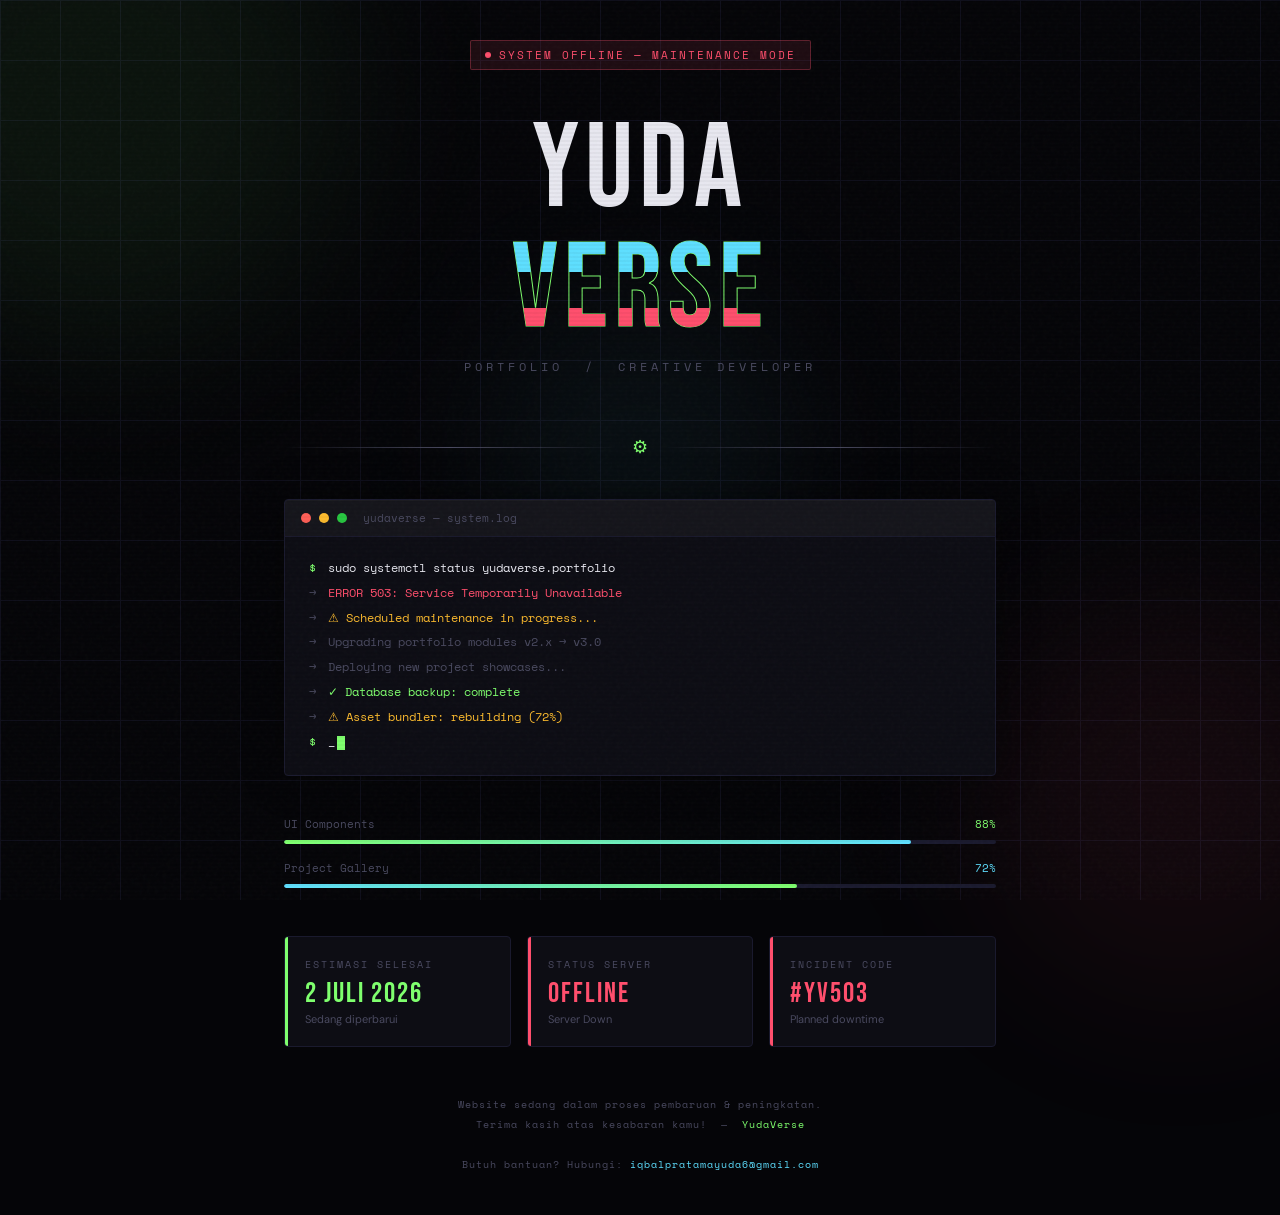
<file: index.html>
<!DOCTYPE html>
<html lang="id">
<head>
  <meta charset="UTF-8" />
  <meta name="viewport" content="width=device-width, initial-scale=1.0" />
  <title>YudaVerse — Under Maintenance</title>
  <link href="https://fonts.googleapis.com/css2?family=Space+Mono:wght@400;700&family=Bebas+Neue&family=DM+Sans:wght@300;400;500&display=swap" rel="stylesheet" />
  <style>
    :root {
      --bg: #050508;
      --surface: #0d0d14;
      --accent: #7fff6e;
      --accent2: #ff4f6d;
      --accent3: #5edfff;
      --text: #e8e8f0;
      --muted: #4a4a60;
      --border: #1a1a2e;
    }

    *, *::before, *::after { box-sizing: border-box; margin: 0; padding: 0; }

    body {
      background: var(--bg);
      color: var(--text);
      font-family: 'DM Sans', sans-serif;
      min-height: 100vh;
      overflow-x: hidden;
      display: flex;
      flex-direction: column;
      align-items: center;
      justify-content: center;
      position: relative;
    }

    /* Noise overlay */
    body::before {
      content: '';
      position: fixed;
      inset: 0;
      background-image: url("data:image/svg+xml,%3Csvg viewBox='0 0 256 256' xmlns='http://www.w3.org/2000/svg'%3E%3Cfilter id='noise'%3E%3CfeTurbulence type='fractalNoise' baseFrequency='0.9' numOctaves='4' stitchTiles='stitch'/%3E%3C/filter%3E%3Crect width='100%25' height='100%25' filter='url(%23noise)' opacity='0.04'/%3E%3C/svg%3E");
      pointer-events: none;
      z-index: 100;
      opacity: 0.6;
    }

    /* Animated grid */
    .grid-bg {
      position: fixed;
      inset: 0;
      background-image:
        linear-gradient(var(--border) 1px, transparent 1px),
        linear-gradient(90deg, var(--border) 1px, transparent 1px);
      background-size: 60px 60px;
      animation: gridShift 20s linear infinite;
      opacity: 0.5;
    }

    @keyframes gridShift {
      0% { background-position: 0 0; }
      100% { background-position: 60px 60px; }
    }

    /* Glowing orbs */
    .orb {
      position: fixed;
      border-radius: 50%;
      filter: blur(80px);
      pointer-events: none;
    }
    .orb-1 {
      width: 500px; height: 500px;
      background: rgba(127,255,110,0.06);
      top: -150px; left: -150px;
      animation: floatOrb1 12s ease-in-out infinite;
    }
    .orb-2 {
      width: 400px; height: 400px;
      background: rgba(255,79,109,0.06);
      bottom: -100px; right: -100px;
      animation: floatOrb2 15s ease-in-out infinite;
    }
    .orb-3 {
      width: 300px; height: 300px;
      background: rgba(94,223,255,0.05);
      top: 50%; left: 50%;
      transform: translate(-50%,-50%);
      animation: floatOrb3 10s ease-in-out infinite;
    }

    @keyframes floatOrb1 {
      0%,100% { transform: translate(0,0); }
      50% { transform: translate(60px, 80px); }
    }
    @keyframes floatOrb2 {
      0%,100% { transform: translate(0,0); }
      50% { transform: translate(-40px,-60px); }
    }
    @keyframes floatOrb3 {
      0%,100% { transform: translate(-50%,-50%) scale(1); }
      50% { transform: translate(-50%,-50%) scale(1.2); }
    }

    /* Scanlines */
    .scanlines {
      position: fixed;
      inset: 0;
      background: repeating-linear-gradient(
        0deg,
        transparent,
        transparent 2px,
        rgba(0,0,0,0.03) 2px,
        rgba(0,0,0,0.03) 4px
      );
      pointer-events: none;
      z-index: 99;
    }

    /* Main container */
    .container {
      position: relative;
      z-index: 10;
      text-align: center;
      padding: 40px 24px;
      max-width: 760px;
      width: 100%;
      animation: fadeIn 1s ease forwards;
    }

    @keyframes fadeIn {
      from { opacity: 0; transform: translateY(30px); }
      to { opacity: 1; transform: translateY(0); }
    }

    /* Status badge */
    .status-badge {
      display: inline-flex;
      align-items: center;
      gap: 8px;
      background: rgba(255,79,109,0.1);
      border: 1px solid rgba(255,79,109,0.3);
      color: var(--accent2);
      font-family: 'Space Mono', monospace;
      font-size: 11px;
      letter-spacing: 2px;
      text-transform: uppercase;
      padding: 6px 14px;
      border-radius: 2px;
      margin-bottom: 40px;
    }

    .status-dot {
      width: 6px;
      height: 6px;
      border-radius: 50%;
      background: var(--accent2);
      animation: blink 1s ease-in-out infinite;
    }

    @keyframes blink {
      0%,100% { opacity: 1; }
      50% { opacity: 0.2; }
    }

    /* Logo / Brand */
    .brand {
      font-family: 'Bebas Neue', sans-serif;
      font-size: clamp(64px, 14vw, 120px);
      letter-spacing: 6px;
      line-height: 1;
      margin-bottom: 8px;
      position: relative;
    }

    .brand-yuda {
      color: var(--text);
      display: block;
    }

    .brand-verse {
      color: transparent;
      -webkit-text-stroke: 1px var(--accent);
      display: block;
      position: relative;
    }

    /* Glitch effect on VERSE */
    .brand-verse::before,
    .brand-verse::after {
      content: 'VERSE';
      position: absolute;
      top: 0;
      left: 50%;
      transform: translateX(-50%);
      width: 100%;
    }
    .brand-verse::before {
      color: var(--accent3);
      -webkit-text-stroke: 0;
      clip-path: polygon(0 0, 100% 0, 100% 35%, 0 35%);
      animation: glitch1 4s infinite;
    }
    .brand-verse::after {
      color: var(--accent2);
      -webkit-text-stroke: 0;
      clip-path: polygon(0 65%, 100% 65%, 100% 100%, 0 100%);
      animation: glitch2 4s infinite;
    }

    @keyframes glitch1 {
      0%,92%,100% { transform: translateX(-50%); opacity: 0; }
      93% { transform: translateX(calc(-50% - 4px)); opacity: 0.7; }
      95% { transform: translateX(calc(-50% + 4px)); opacity: 0.7; }
      97% { transform: translateX(-50%); opacity: 0; }
    }
    @keyframes glitch2 {
      0%,92%,100% { transform: translateX(-50%); opacity: 0; }
      94% { transform: translateX(calc(-50% + 3px)); opacity: 0.5; }
      96% { transform: translateX(calc(-50% - 3px)); opacity: 0.5; }
      98% { transform: translateX(-50%); opacity: 0; }
    }

    .subtitle {
      font-family: 'Space Mono', monospace;
      font-size: 12px;
      color: var(--muted);
      letter-spacing: 4px;
      text-transform: uppercase;
      margin-bottom: 60px;
    }

    /* Divider */
    .divider {
      display: flex;
      align-items: center;
      gap: 16px;
      margin-bottom: 40px;
    }
    .divider-line {
      flex: 1;
      height: 1px;
      background: linear-gradient(90deg, transparent, var(--muted), transparent);
    }
    .divider-icon {
      color: var(--accent);
      font-size: 18px;
    }

    /* Error terminal */
    .terminal {
      background: var(--surface);
      border: 1px solid var(--border);
      border-radius: 4px;
      text-align: left;
      margin-bottom: 40px;
      overflow: hidden;
      box-shadow: 0 0 40px rgba(0,0,0,0.4), inset 0 1px 0 rgba(255,255,255,0.03);
    }

    .terminal-bar {
      display: flex;
      align-items: center;
      gap: 8px;
      background: rgba(255,255,255,0.03);
      padding: 10px 16px;
      border-bottom: 1px solid var(--border);
    }

    .dot { width: 10px; height: 10px; border-radius: 50%; }
    .dot-r { background: #ff5f57; }
    .dot-y { background: #febc2e; }
    .dot-g { background: #28c840; }

    .terminal-title {
      font-family: 'Space Mono', monospace;
      font-size: 11px;
      color: var(--muted);
      margin-left: 8px;
    }

    .terminal-body {
      padding: 20px 24px;
      font-family: 'Space Mono', monospace;
      font-size: 12px;
      line-height: 1.9;
    }

    .t-line { display: flex; gap: 12px; margin-bottom: 2px; }
    .t-prompt { color: var(--accent); }
    .t-cmd { color: var(--text); }
    .t-err { color: var(--accent2); }
    .t-warn { color: #febc2e; }
    .t-ok { color: var(--accent); }
    .t-dim { color: var(--muted); }

    .cursor {
      display: inline-block;
      width: 8px;
      height: 14px;
      background: var(--accent);
      animation: cursor 1s step-end infinite;
      vertical-align: middle;
      margin-left: 2px;
    }
    @keyframes cursor {
      0%,100% { opacity: 1; }
      50% { opacity: 0; }
    }

    /* Progress */
    .progress-section {
      margin-bottom: 48px;
    }

    .progress-label {
      display: flex;
      justify-content: space-between;
      font-family: 'Space Mono', monospace;
      font-size: 11px;
      color: var(--muted);
      margin-bottom: 8px;
    }

    .progress-bar {
      height: 4px;
      background: var(--border);
      border-radius: 2px;
      overflow: hidden;
    }

    .progress-fill {
      height: 100%;
      border-radius: 2px;
      position: relative;
      animation: progressFill 3s ease-out forwards;
    }

    .pf-1 { background: linear-gradient(90deg, var(--accent), var(--accent3)); width: 0; animation-delay: 0.5s; }
    .pf-2 { background: linear-gradient(90deg, var(--accent3), var(--accent)); width: 0; animation-delay: 0.8s; }
    .pf-3 { background: linear-gradient(90deg, var(--accent2), #ff9a3c); width: 0; animation-delay: 1.1s; }

    @keyframes progressFill {
      to { width: var(--target); }
    }
    .pf-1 { --target: 88%; }
    .pf-2 { --target: 72%; }
    .pf-3 { --target: 45%; }

    .progress-row { margin-bottom: 16px; }

    /* Info cards */
    .cards {
      display: grid;
      grid-template-columns: repeat(auto-fit, minmax(200px, 1fr));
      gap: 16px;
      margin-bottom: 48px;
    }

    .card {
      background: var(--surface);
      border: 1px solid var(--border);
      border-radius: 4px;
      padding: 20px;
      text-align: left;
      position: relative;
      overflow: hidden;
      transition: border-color 0.3s, box-shadow 0.3s;
    }
    .card:hover {
      border-color: var(--accent);
      box-shadow: 0 0 20px rgba(127,255,110,0.08);
    }
    .card::before {
      content: '';
      position: absolute;
      top: 0; left: 0;
      width: 3px; height: 100%;
    }
    .card-green::before { background: var(--accent); }
    .card-blue::before { background: var(--accent3); }
    .card-red::before { background: var(--accent2); }

    .card-label {
      font-family: 'Space Mono', monospace;
      font-size: 10px;
      color: var(--muted);
      letter-spacing: 2px;
      text-transform: uppercase;
      margin-bottom: 8px;
    }
    .card-value {
      font-family: 'Bebas Neue', sans-serif;
      font-size: 28px;
      letter-spacing: 2px;
      line-height: 1;
    }
    .card-sub {
      font-size: 11px;
      color: var(--muted);
      margin-top: 4px;
    }

    /* Footer */
    .footer {
      font-family: 'Space Mono', monospace;
      font-size: 10px;
      color: var(--muted);
      letter-spacing: 1px;
      line-height: 2;
    }
    .footer a {
      color: var(--accent3);
      text-decoration: none;
    }

    /* Floating particles */
    .particles {
      position: fixed;
      inset: 0;
      pointer-events: none;
      z-index: 1;
    }
    .particle {
      position: absolute;
      width: 2px; height: 2px;
      background: var(--accent);
      border-radius: 50%;
      opacity: 0;
      animation: particleFly linear infinite;
    }
    @keyframes particleFly {
      0% { opacity: 0; transform: translateY(0) scale(0); }
      10% { opacity: 0.6; }
      90% { opacity: 0.2; }
      100% { opacity: 0; transform: translateY(-100vh) scale(1.5); }
    }
  </style>
</head>
<body>
  <div class="grid-bg"></div>
  <div class="orb orb-1"></div>
  <div class="orb orb-2"></div>
  <div class="orb orb-3"></div>
  <div class="scanlines"></div>
  <div class="particles" id="particles"></div>

  <div class="container">

    <div class="status-badge">
      <span class="status-dot"></span>
      System Offline — Maintenance Mode
    </div>

    <div class="brand">
      <span class="brand-yuda">YUDA</span>
      <span class="brand-verse">VERSE</span>
    </div>

    <p class="subtitle">Portfolio &nbsp;/&nbsp; Creative Developer</p>

    <div class="divider">
      <div class="divider-line"></div>
      <span class="divider-icon">⚙</span>
      <div class="divider-line"></div>
    </div>

    <!-- Terminal -->
    <div class="terminal">
      <div class="terminal-bar">
        <div class="dot dot-r"></div>
        <div class="dot dot-y"></div>
        <div class="dot dot-g"></div>
        <span class="terminal-title">yudaverse — system.log</span>
      </div>
      <div class="terminal-body">
        <div class="t-line">
          <span class="t-prompt">$</span>
          <span class="t-cmd">sudo systemctl status yudaverse.portfolio</span>
        </div>
        <div class="t-line">
          <span class="t-dim">→</span>
          <span class="t-err">ERROR 503: Service Temporarily Unavailable</span>
        </div>
        <div class="t-line">
          <span class="t-dim">→</span>
          <span class="t-warn">⚠ Scheduled maintenance in progress...</span>
        </div>
        <div class="t-line">
          <span class="t-dim">→</span>
          <span class="t-dim">Upgrading portfolio modules v2.x → v3.0</span>
        </div>
        <div class="t-line">
          <span class="t-dim">→</span>
          <span class="t-dim">Deploying new project showcases...</span>
        </div>
        <div class="t-line">
          <span class="t-dim">→</span>
          <span class="t-ok">✓ Database backup: complete</span>
        </div>
        <div class="t-line">
          <span class="t-dim">→</span>
          <span class="t-warn">⚠ Asset bundler: rebuilding (72%)</span>
        </div>
        <div class="t-line">
          <span class="t-prompt">$</span>
          <span class="t-cmd">_<span class="cursor"></span></span>
        </div>
      </div>
    </div>

    <!-- Progress bars -->
    <div class="progress-section">
      <div class="progress-row">
        <div class="progress-label">
          <span>UI Components</span>
          <span class="t-ok">88%</span>
        </div>
        <div class="progress-bar">
          <div class="progress-fill pf-1"></div>
        </div>
      </div>
      <div class="progress-row">
        <div class="progress-label">
          <span>Project Gallery</span>
          <span style="color:var(--accent3)">72%</span>
        </div>
        <div class="progress-bar">
          <div class="progress-fill pf-2"></div>
        </div>
      </div>
    </div>

    <!-- Info Cards -->
    <div class="cards">
      <div class="card card-green">
        <div class="card-label">Estimasi Selesai</div>
        <div class="card-value" style="color:var(--accent)">2 Juli 2026</div>
        <div class="card-sub">Sedang diperbarui</div>
      </div>
      <div class="card card-red">
        <div class="card-label">Status Server</div>
        <div class="card-value" style="color:var(--accent2)">Offline</div>
        <div class="card-sub">Server Down</div>
      </div>
      <div class="card card-red">
        <div class="card-label">Incident Code</div>
        <div class="card-value" style="color:var(--accent2)">#YV503</div>
        <div class="card-sub">Planned downtime</div>
      </div>
    </div>

    <div class="footer">
      <p>Website sedang dalam proses pembaruan & peningkatan.</p>
      <p>Terima kasih atas kesabaran kamu! &nbsp;—&nbsp; <span style="color:var(--accent)">YudaVerse</span></p>
      <br>
      <p>Butuh bantuan? Hubungi: <a href="mailto:iqbalpratamayuda6@gmail.com">iqbalpratamayuda6@gmail.com</a></p>
    </div>

  </div>

  <script>
    // Generate floating particles
    const container = document.getElementById('particles');
    const colors = ['#7fff6e', '#5edfff', '#ff4f6d'];
    for (let i = 0; i < 30; i++) {
      const p = document.createElement('div');
      p.className = 'particle';
      p.style.left = Math.random() * 100 + 'vw';
      p.style.top = Math.random() * 100 + 'vh';
      p.style.background = colors[Math.floor(Math.random() * colors.length)];
      p.style.animationDuration = (8 + Math.random() * 12) + 's';
      p.style.animationDelay = (Math.random() * 10) + 's';
      p.style.width = p.style.height = (1 + Math.random() * 2) + 'px';
      container.appendChild(p);
    }

    // Live clock in terminal (optional flavor)
    function updateTime() {
      const now = new Date();
      const ts = now.toISOString().replace('T', ' ').substring(0, 19);
      document.title = `YudaVerse Portfolio`;
    }
    setInterval(updateTime, 1000);
    updateTime();
  </script>
</body>
</html>
</file>
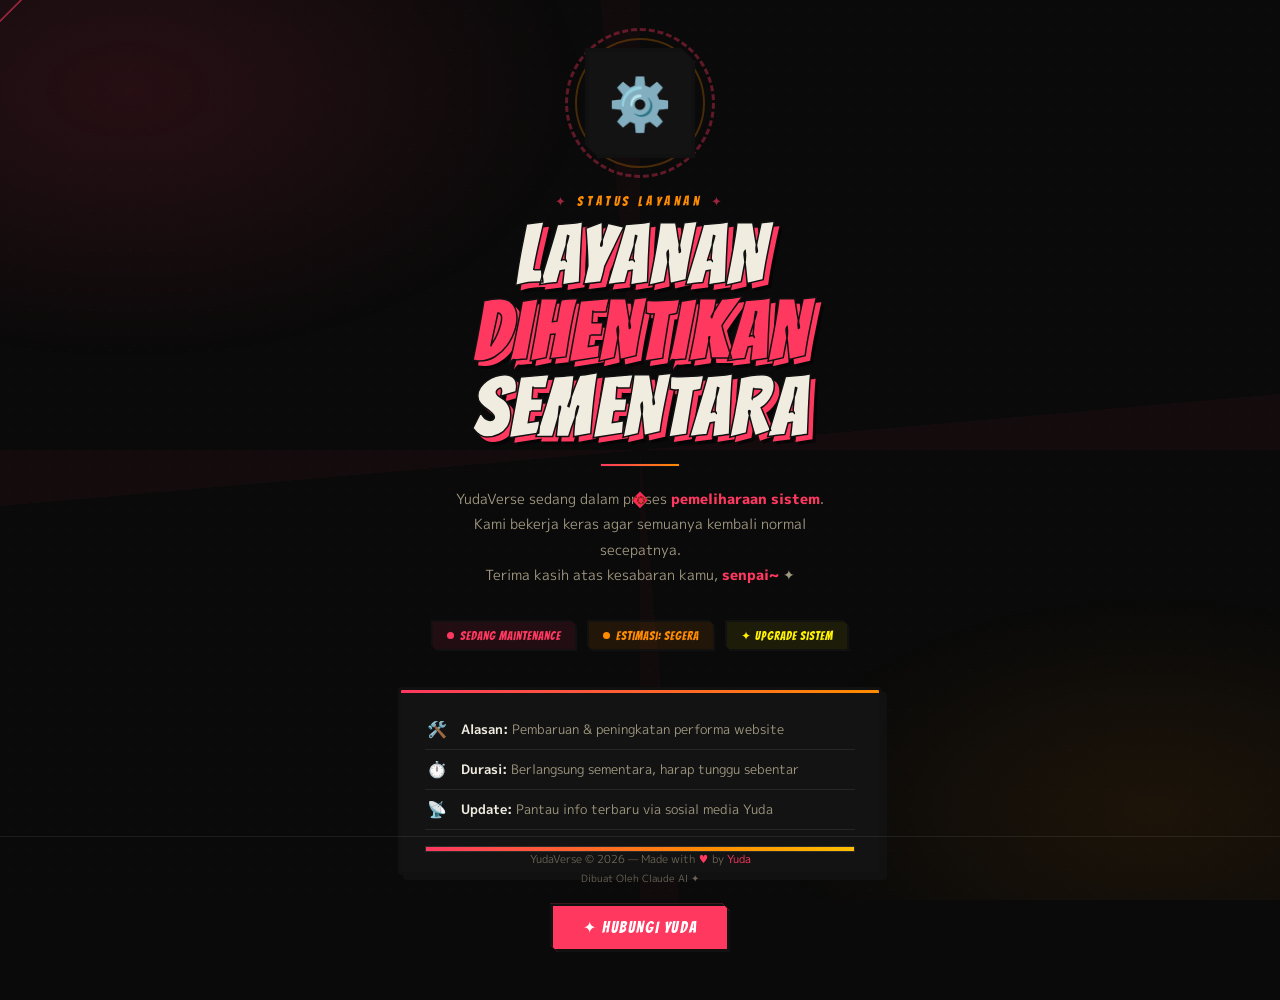
<file: index (1).html>
<!DOCTYPE html>
<html lang="id">
<head>
  <meta charset="UTF-8"/>
  <meta name="viewport" content="width=device-width,initial-scale=1.0"/>
  <title>YudaVerse — Maintenance</title>
  <link rel="icon" type="image/jpeg" href="logo.jpeg"/>
  <link rel="preconnect" href="https://fonts.googleapis.com"/>
  <link rel="preconnect" href="https://fonts.gstatic.com" crossorigin/>
  <link href="https://fonts.googleapis.com/css2?family=Bangers&family=M+PLUS+1p:wght@300;400;700;800;900&display=swap" rel="stylesheet"/>
  <style>
    :root{
      --bg:#0a0a0a;
      --surface:#131313;
      --surface2:#1a1a1a;
      --border:rgba(255,255,255,.08);
      --border2:rgba(255,255,255,.15);
      --text:#f0ece0;
      --muted:#6b6355;
      --muted2:#a09880;
      --accent:#ff3860;
      --accent2:#ff8c00;
      --yellow:#fff200;
      --green:#00e676;
      --ink:#111;
      --font-head:'Bangers',cursive;
      --font-body:'M PLUS 1p',sans-serif;
    }

    *,*::before,*::after{box-sizing:border-box;margin:0;padding:0}
    html{scroll-behavior:smooth}
    body{
      background:var(--bg);color:var(--text);
      font-family:var(--font-body);
      overflow-x:hidden;
      -webkit-font-smoothing:antialiased;
      cursor:none;
      min-height:100dvh;
      display:flex;flex-direction:column;
      align-items:center;justify-content:center;
    }

    /* ── CUSTOM CURSOR ── */
    .cursor{
      position:fixed;width:12px;height:12px;
      background:var(--accent);border-radius:0;
      transform:rotate(45deg);
      pointer-events:none;z-index:99999;
      transition:transform .1s;
      mix-blend-mode:difference;
    }
    .cursor-ring{
      position:fixed;width:32px;height:32px;
      border:2px solid var(--accent);border-radius:0;
      transform:rotate(45deg);
      pointer-events:none;z-index:99998;
      transition:all .12s ease;
      opacity:.5;
    }

    /* ── MANGA BG TEXTURE ── */
    body::before{
      content:'';position:fixed;inset:0;pointer-events:none;z-index:0;
      background-image:
        radial-gradient(circle,rgba(255,56,96,.04) 1px,transparent 1px);
      background-size:20px 20px;
    }
    body::after{
      content:'';position:fixed;inset:0;pointer-events:none;z-index:0;
      background:
        radial-gradient(ellipse 60% 50% at 10% 10%,rgba(255,56,96,.12) 0%,transparent 60%),
        radial-gradient(ellipse 50% 40% at 90% 90%,rgba(255,140,0,.08) 0%,transparent 60%);
    }

    /* ── SPEED LINES BG ── */
    .speed-lines{
      position:fixed;inset:0;pointer-events:none;z-index:0;
      background:conic-gradient(from 0deg at 50% 50%,
        transparent 0deg,transparent 85deg,
        rgba(255,56,96,.04) 85deg,rgba(255,56,96,.04) 90deg,
        transparent 90deg,transparent 175deg,
        rgba(255,56,96,.03) 175deg,rgba(255,56,96,.03) 180deg,
        transparent 180deg,transparent 265deg,
        rgba(255,56,96,.04) 265deg,rgba(255,56,96,.04) 270deg,
        transparent 270deg,transparent 355deg,
        rgba(255,56,96,.03) 355deg,rgba(255,56,96,.03) 360deg
      );
      animation:slowSpin 30s linear infinite;
    }
    @keyframes slowSpin{to{transform:rotate(360deg)}}

    /* ── MAIN CARD ── */
    .maintenance-wrap{
      position:relative;z-index:1;
      display:flex;flex-direction:column;
      align-items:center;justify-content:center;
      text-align:center;
      padding:48px 28px;
      max-width:540px;
      width:100%;
    }

    /* ── ICON ── */
    .icon-wrap{
      position:relative;
      margin-bottom:36px;
      animation:heroIn .8s cubic-bezier(.34,1.56,.64,1) forwards;
    }
    @keyframes heroIn{
      from{opacity:0;transform:translateY(40px) scale(.8)}
      to{opacity:1;transform:translateY(0) scale(1)}
    }
    .icon-ring-outer{
      position:absolute;inset:-20px;border-radius:50%;
      border:3px dashed rgba(255,56,96,.35);
      animation:spin 8s linear infinite;
    }
    .icon-ring-mid{
      position:absolute;inset:-10px;border-radius:50%;
      border:2px solid rgba(255,140,0,.25);
      animation:spin 5s linear infinite reverse;
    }
    @keyframes spin{to{transform:rotate(360deg)}}
    .icon-box{
      width:110px;height:110px;
      background:var(--surface);
      border:4px solid var(--ink);
      box-shadow:6px 6px 0 var(--accent), 10px 10px 0 rgba(255,56,96,.2);
      display:flex;align-items:center;justify-content:center;
      font-size:3.2rem;
      position:relative;z-index:1;
      clip-path:polygon(0 0,calc(100% - 14px) 0,100% 14px,100% 100%,14px 100%,0 calc(100% - 14px));
    }
    .gear-anim{
      display:inline-block;
      animation:gearSpin 3s linear infinite;
    }
    @keyframes gearSpin{to{transform:rotate(360deg)}}

    /* ── LABEL ── */
    .maint-label{
      font-family:var(--font-head);font-size:.8rem;letter-spacing:.28em;
      color:var(--accent2);
      margin-bottom:10px;
      animation:slideUp .6s .2s both;
      display:flex;align-items:center;gap:8px;
    }
    .maint-label::before,.maint-label::after{content:'✦';color:var(--accent);opacity:.6}
    @keyframes slideUp{
      from{opacity:0;transform:translateY(20px)}
      to{opacity:1;transform:translateY(0)}
    }

    /* ── TITLE ── */
    .maint-title{
      font-family:var(--font-head);
      font-size:clamp(2.8rem,10vw,5rem);
      color:var(--text);letter-spacing:.04em;line-height:.95;
      text-shadow:5px 5px 0 var(--accent), 8px 8px 0 rgba(0,0,0,.5);
      -webkit-text-stroke:1.5px var(--ink);
      margin-bottom:16px;
      animation:slideUp .6s .3s both;
    }
    .maint-title span{color:var(--accent)}

    /* ── DIVIDER ── */
    .maint-divider{
      width:80px;height:4px;
      background:linear-gradient(90deg,var(--accent),var(--accent2));
      border:1px solid var(--ink);
      margin:0 auto 20px;
      animation:slideUp .6s .35s both;
    }

    /* ── DESC ── */
    .maint-desc{
      font-size:.88rem;color:var(--muted2);line-height:1.8;
      max-width:400px;margin:0 auto 32px;
      animation:slideUp .6s .4s both;
    }
    .maint-desc strong{color:var(--accent);font-weight:800}

    /* ── STATUS CHIPS ── */
    .status-chips{
      display:flex;flex-wrap:wrap;gap:10px;justify-content:center;
      margin-bottom:36px;
      animation:slideUp .6s .45s both;
    }
    .chip{
      font-family:var(--font-head);font-size:.78rem;letter-spacing:.08em;
      padding:6px 14px;
      border:2px solid var(--ink);
      background:var(--surface);
      box-shadow:2px 2px 0 var(--ink);
      clip-path:polygon(0 0,calc(100% - 6px) 0,100% 6px,100% 100%,6px 100%,0 calc(100% - 6px));
      transition:all .15s;
      display:flex;align-items:center;gap:6px;
    }
    .chip.red{color:var(--accent);background:rgba(255,56,96,.1)}
    .chip.orange{color:var(--accent2);background:rgba(255,140,0,.1)}
    .chip.yellow{color:var(--yellow);background:rgba(255,242,0,.08)}
    .dot{
      width:7px;height:7px;border-radius:50%;
      background:var(--accent);
      animation:pulse 1.5s ease-in-out infinite;
    }
    .dot.orange{background:var(--accent2)}
    @keyframes pulse{
      0%,100%{opacity:1;transform:scale(1)}
      50%{opacity:.4;transform:scale(.7)}
    }

    /* ── INFO CARD ── */
    .info-card{
      width:100%;
      background:var(--surface);
      border:3px solid var(--ink);
      border-radius:4px;
      padding:20px 24px;
      box-shadow:5px 5px 0 var(--ink);
      position:relative;overflow:hidden;
      margin-bottom:28px;
      animation:slideUp .6s .5s both;
    }
    .info-card::before{
      content:'';position:absolute;top:0;left:0;right:0;height:3px;
      background:linear-gradient(90deg,var(--accent),var(--accent2));
    }
    .info-row{
      display:flex;align-items:center;gap:12px;
      font-size:.82rem;color:var(--muted2);
      padding:8px 0;
      border-bottom:1px solid var(--border);
    }
    .info-row:last-child{border-bottom:none}
    .info-row-icon{font-size:1rem;width:24px;text-align:center}
    .info-row-text{flex:1;text-align:left;line-height:1.5}
    .info-row-text strong{color:var(--text);font-weight:700}

    /* ── CTA BUTTON ── */
    .maint-cta{
      animation:slideUp .6s .6s both;
    }
    .btn-primary{
      font-family:var(--font-head);font-size:1rem;letter-spacing:.1em;
      padding:12px 30px;
      background:var(--accent);color:#fff;
      border:3px solid var(--ink);
      box-shadow:4px 4px 0 var(--ink);
      text-decoration:none;
      clip-path:polygon(0 0,calc(100% - 8px) 0,100% 8px,100% 100%,8px 100%,0 calc(100% - 8px));
      transition:all .15s;display:inline-block;cursor:none;
    }
    .btn-primary:hover{transform:translate(-2px,-2px);box-shadow:6px 6px 0 var(--ink);color:#fff}

    /* ── FOOTER ── */
    footer{
      position:fixed;bottom:0;left:0;right:0;
      text-align:center;
      padding:14px;
      font-size:.7rem;color:var(--muted);
      border-top:1px solid var(--border);
      z-index:2;
    }
    footer span{color:var(--accent)}

    /* ── PROGRESS BAR ANIM ── */
    .progress-wrap{
      width:100%;height:6px;
      background:var(--surface2);
      border:1px solid var(--border);
      margin-top:16px;
      position:relative;overflow:hidden;
    }
    .progress-bar{
      height:100%;
      background:linear-gradient(90deg,var(--accent),var(--accent2),var(--yellow),var(--accent));
      background-size:200% 100%;
      animation:progressAnim 2s linear infinite;
      width:100%;
    }
    @keyframes progressAnim{
      0%{background-position:100% 0}
      100%{background-position:-100% 0}
    }
  </style>
</head>
<body>

  <!-- Custom Cursor -->
  <div class="cursor" id="cursor"></div>
  <div class="cursor-ring" id="cursorRing"></div>

  <!-- Speed Lines -->
  <div class="speed-lines"></div>

  <main class="maintenance-wrap">

    <!-- Icon -->
    <div class="icon-wrap">
      <div class="icon-ring-outer"></div>
      <div class="icon-ring-mid"></div>
      <div class="icon-box">
        <span class="gear-anim">⚙️</span>
      </div>
    </div>

    <!-- Label -->
    <div class="maint-label">STATUS LAYANAN</div>

    <!-- Title -->
    <h1 class="maint-title">LAYANAN<br><span>DIHENTIKAN</span><br>SEMENTARA</h1>

    <!-- Divider -->
    <div class="maint-divider"></div>

    <!-- Desc -->
    <p class="maint-desc">
      YudaVerse sedang dalam proses <strong>pemeliharaan sistem</strong>.<br>
      Kami bekerja keras agar semuanya kembali normal secepatnya.<br>
      Terima kasih atas kesabaran kamu, <strong>senpai~</strong> ✦
    </p>

    <!-- Status Chips -->
    <div class="status-chips">
      <div class="chip red"><div class="dot"></div> Sedang Maintenance</div>
      <div class="chip orange"><div class="dot orange"></div> Estimasi: Segera</div>
      <div class="chip yellow">✦ Upgrade Sistem</div>
    </div>

    <!-- Info Card -->
    <div class="info-card">
      <div class="info-row">
        <div class="info-row-icon">🛠️</div>
        <div class="info-row-text"><strong>Alasan:</strong> Pembaruan & peningkatan performa website</div>
      </div>
      <div class="info-row">
        <div class="info-row-icon">⏱️</div>
        <div class="info-row-text"><strong>Durasi:</strong> Berlangsung sementara, harap tunggu sebentar</div>
      </div>
      <div class="info-row">
        <div class="info-row-icon">📡</div>
        <div class="info-row-text"><strong>Update:</strong> Pantau info terbaru via sosial media Yuda</div>
      </div>
      <div class="progress-wrap">
        <div class="progress-bar"></div>
      </div>
    </div>

    <!-- CTA -->
    <div class="maint-cta">
      <a href="https://instagram.com" class="btn-primary">✦ HUBUNGI YUDA</a>
    </div>

  </main>

  <!-- Footer -->
  <footer>
    <p>YudaVerse &copy; 2026 &mdash; Made with <span>♥</span> by <span>Yuda</span></p>
    <p style="margin-top:4px;font-size:.6rem">Dibuat Oleh Claude AI ✦</p>
  </footer>

  <script>
    // Custom Cursor
    const cur = document.getElementById('cursor');
    const ring = document.getElementById('cursorRing');
    let mx=0,my=0,rx=0,ry=0;
    document.addEventListener('mousemove',e=>{
      mx=e.clientX;my=e.clientY;
      cur.style.left=(mx-6)+'px';cur.style.top=(my-6)+'px';
    });
    (function animRing(){
      rx+=(mx-rx-16)*.12;ry+=(my-ry-16)*.12;
      ring.style.left=rx+'px';ring.style.top=ry+'px';
      requestAnimationFrame(animRing);
    })();
    document.querySelectorAll('a,button').forEach(el=>{
      el.addEventListener('mouseenter',()=>{
        cur.style.transform='rotate(45deg) scale(1.8)';
        ring.style.transform='rotate(45deg) scale(1.4)';
        ring.style.opacity='1';
      });
      el.addEventListener('mouseleave',()=>{
        cur.style.transform='rotate(45deg) scale(1)';
        ring.style.transform='rotate(45deg) scale(1)';
        ring.style.opacity='.5';
      });
    });
  </script>
</body>
</html>
</file>
